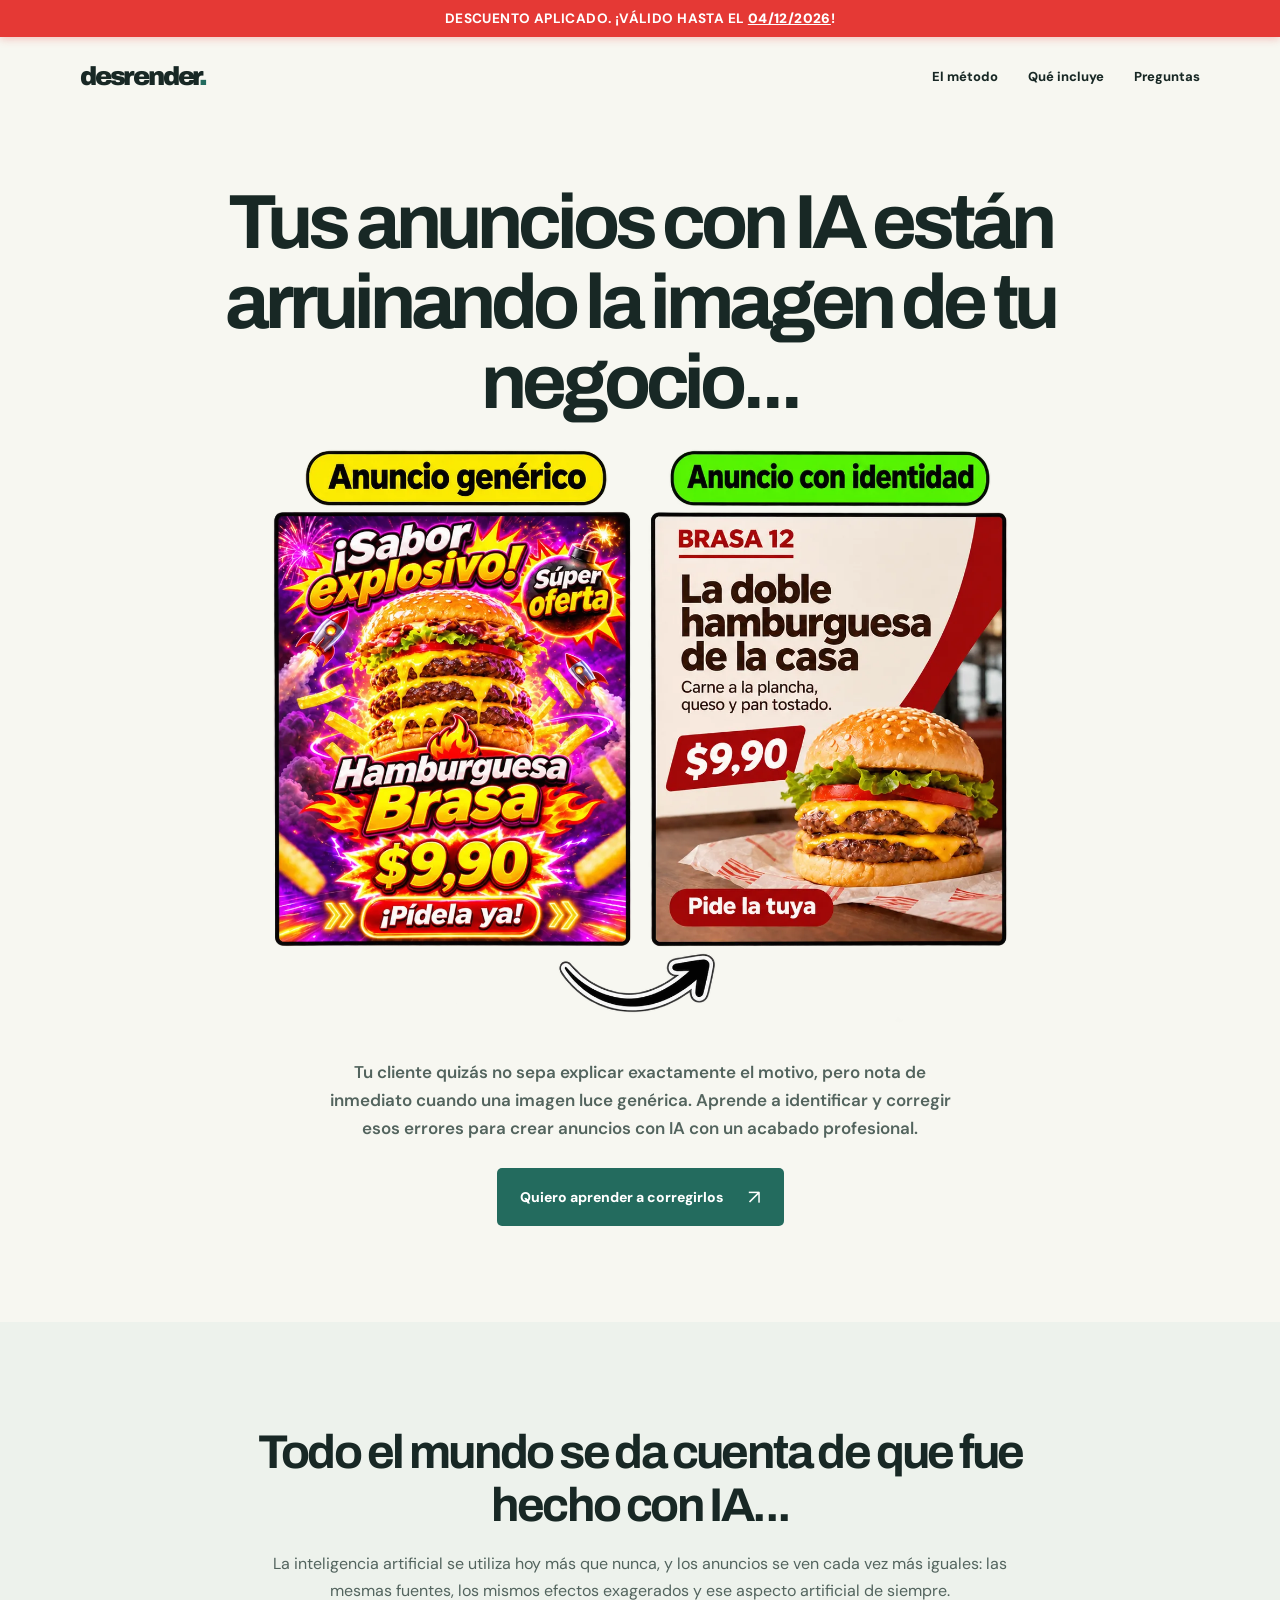
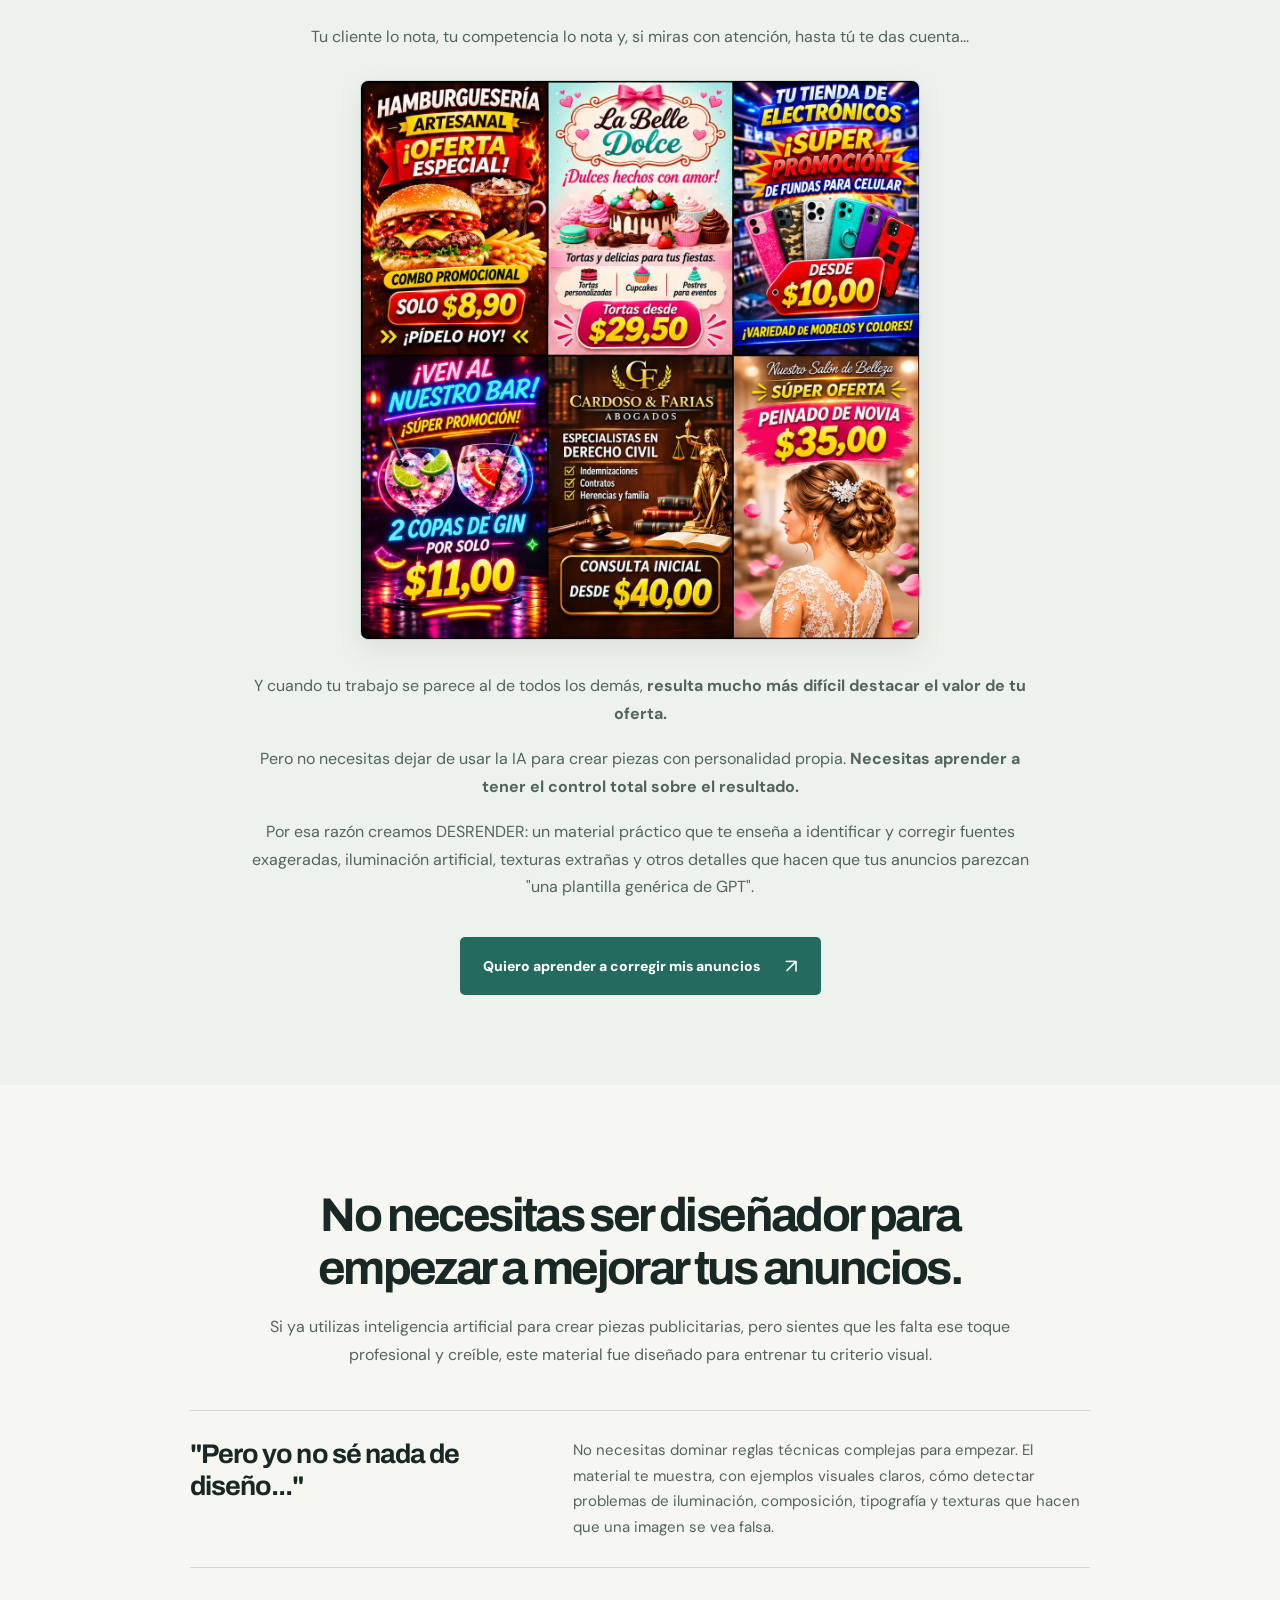
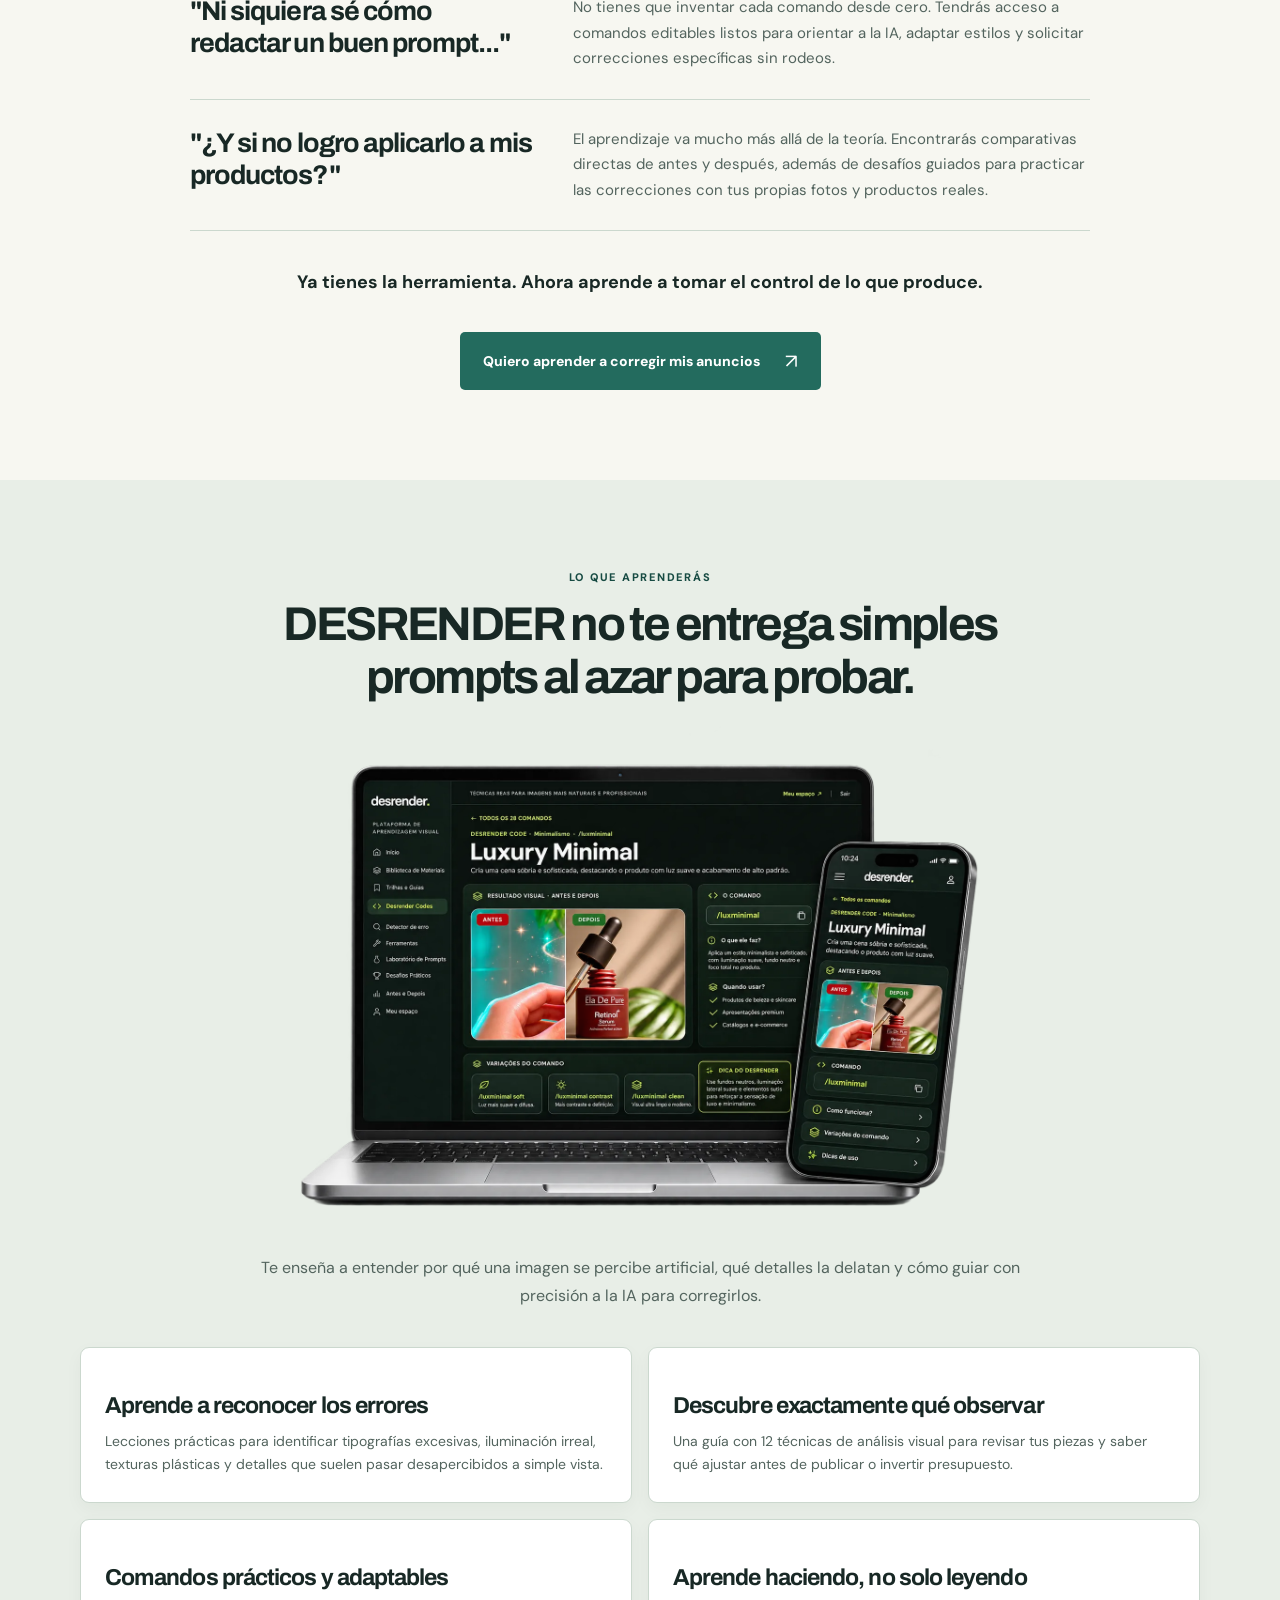
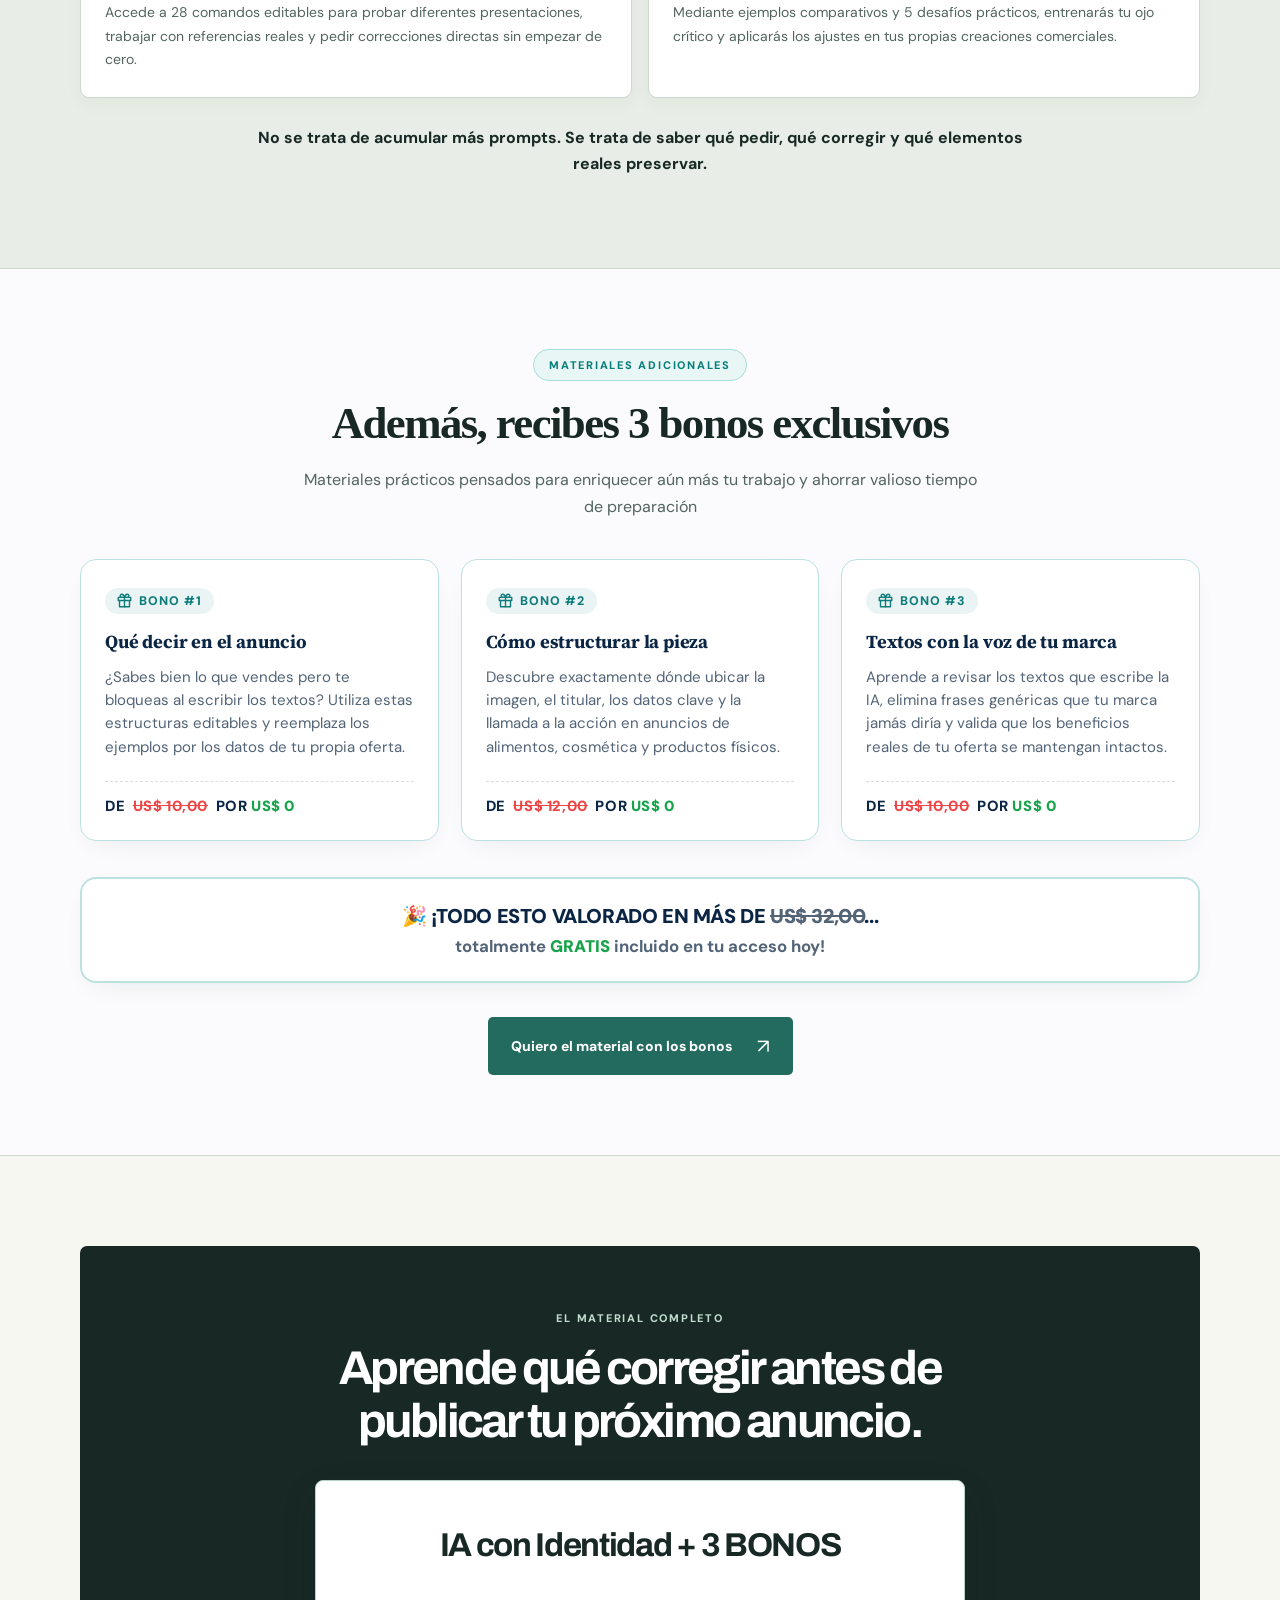
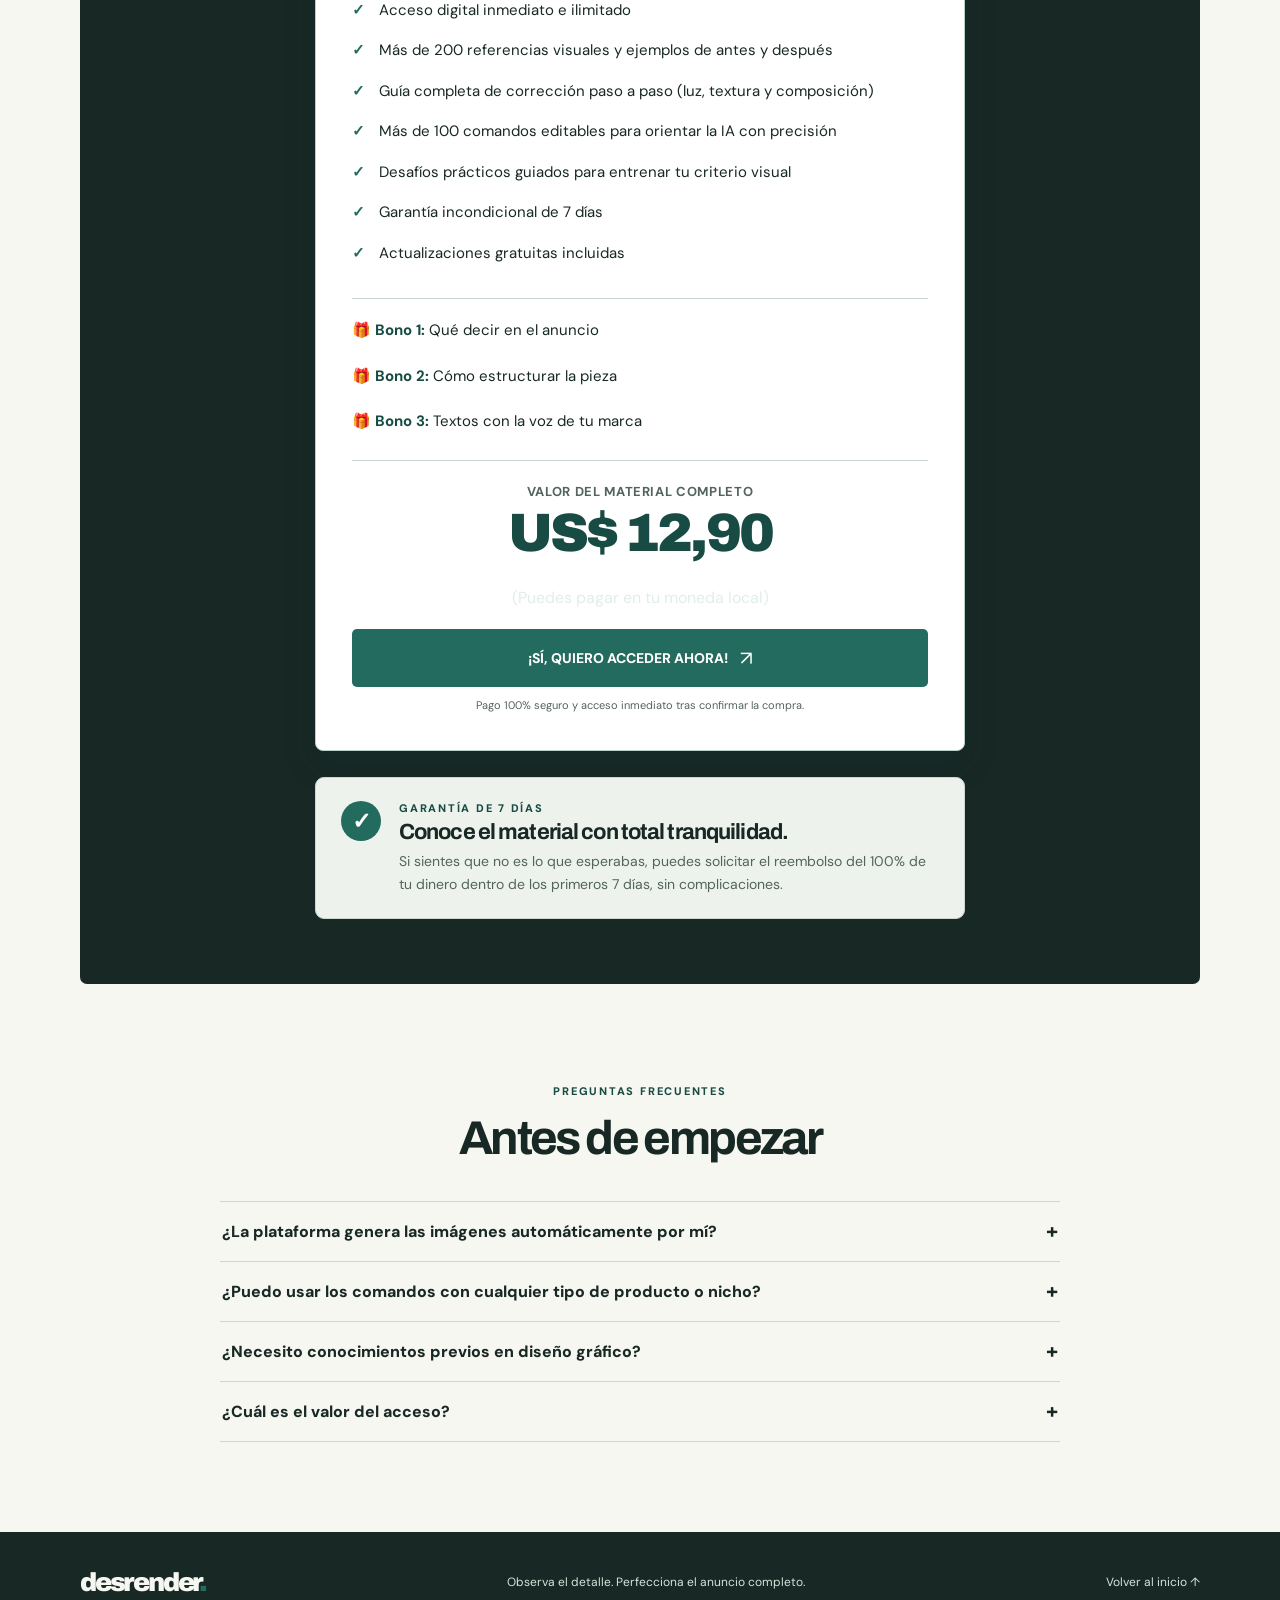
<file: index.html>
<!DOCTYPE html>

<html lang="es">
<head>
<meta charset="utf-8"/>
<meta content="width=device-width,initial-scale=1" name="viewport"/>
<meta content="#182825" name="theme-color"/>
<meta content="DESRENDER: aprende a identificar y corregir el aspecto artificial de tus anuncios creados con IA mediante lecciones, ejercicios y comandos editables." name="description"/>
<title>DESRENDER — Anuncios con IA con un aspecto más natural</title>
<link href="https://fonts.googleapis.com" rel="preconnect"/>
<link crossorigin="" href="https://fonts.gstatic.com" rel="preconnect"/>
<link href="https://fonts.googleapis.com/css2?family=Archivo:wght@400;500;600;700;800;900&amp;family=DM+Sans:wght@400;500;600;700;800&amp;family=Source+Serif+4:ital,opsz,wght@0,8..60,600;0,8..60,700;1,8..60,600&amp;display=swap" rel="stylesheet"/>
<link href="venta.css" rel="stylesheet"/>

<script src="https://cashflow.mentoriaprocesso.com/t/p.js?w=42867f41-2169-42b1-be0a-e61131f50773&o=a5d78fc4-ebe6-4ae6-8537-9b514b78a69d" data-offer="a5d78fc4-ebe6-4ae6-8537-9b514b78a69d" data-nowprocket data-no-minify="1" data-no-optimize="1" data-cfasync="false" async></script>
<script type="text/javascript">
    (function(c,l,a,r,i,t,y){
        c[a]=c[a]||function(){(c[a].q=c[a].q||[]).push(arguments)};
        t=l.createElement(r);t.async=1;t.src="https://www.clarity.ms/tag/"+i;
        y=l.getElementsByTagName(r)[0];y.parentNode.insertBefore(t,y);
    })(window, document, "clarity", "script", "zir8094ojk");
</script>
<!-- Meta Pixel Code -->
<script>
!function(f,b,e,v,n,t,s)
{if(f.fbq)return;n=f.fbq=function(){n.callMethod?
n.callMethod.apply(n,arguments):n.queue.push(arguments)};
if(!f._fbq)f._fbq=n;n.push=n;n.loaded=!0;n.version='2.0';
n.queue=[];t=b.createElement(e);t.async=!0;
t.src=v;s=b.getElementsByTagName(e)[0];
s.parentNode.insertBefore(t,s)}(window, document,'script',
'https://connect.facebook.net/en_US/fbevents.js');
fbq('init', '1799274384696258');
fbq('track', 'PageView');
</script>
<noscript><img height="1" width="1" style="display:none"
src="https://www.facebook.com/tr?id=1799274384696258&ev=PageView&noscript=1"
/></noscript>
<!-- End Meta Pixel Code -->
</head>
<body>
<!-- Barra superior de descuento -->
<div class="topbar">
  Descuento Aplicado. ¡Válido hasta el <span id="promo-date"></span>!
</div>

<header class="site-header wrap">
<a aria-label="DESRENDER, inicio" class="brand" href="#inicio">desrender<span>.</span></a>
<nav aria-label="Navegación">
<a href="#conteudo">El método</a><a href="#para-quem">Qué incluye</a><a href="#perguntas">Preguntas</a>
</nav>
</header>
<main id="inicio">
<section aria-labelledby="hero-title" class="hero wrap">
<div class="hero-copy">
<h1 id="hero-title">
            Tus anuncios con IA están arruinando la imagen de tu negocio...
            <br/>
</h1>

</div>
<div class="hero-mockup-wrap">
<img alt="Mockup comparativo de anuncio genérico vs profesional con IA" class="hero-mockup-img" src="assets/cases/mockup.webp"/>
</div>
<div class="hero-after">
<p class="hero-subheadline">Tu cliente quizás no sepa explicar exactamente el motivo, pero nota de inmediato cuando una imagen luce genérica. Aprende a identificar y corregir esos errores para crear anuncios con IA con un acabado profesional.</p>
<div class="hero-actions"><a class="button" href="#conteudo">Quiero aprender a corregirlos <span>↗</span></a></div>
</div>
</section>
<section class="comparison-explain section" id="exemplo">
<div class="wrap">
<div class="section-head">
<h2>Todo el mundo se da cuenta de que fue hecho con IA...</h2>
<p>La inteligencia artificial se utiliza hoy más que nunca, y los anuncios se ven cada vez más iguales: las mesmas fuentes, los mismos efectos exagerados y ese aspecto artificial de siempre.</p>
<p>Tu cliente lo nota, tu competencia lo nota y, si miras con atención, hasta tú te das cuenta...</p>
<div class="case-example-media"><img alt="Ejemplo comparativo de anuncios creados con IA vs anuncios con aspecto profesional" class="case-example-img" src="assets/cases/example.webp"/></div>
<p>Y cuando tu trabajo se parece al de todos los demás, <strong>resulta mucho más difícil destacar el valor de tu oferta.</strong></p>
<p>Pero no necesitas dejar de usar la IA para crear piezas con personalidad propia. <strong>Necesitas aprender a tener el control total sobre el resultado.</strong></p>
<p>Por esa razón creamos DESRENDER: un material práctico que te enseña a identificar y corregir fuentes exageradas, iluminación artificial, texturas extrañas y otros detalles que hacen que tus anuncios parezcan "una plantilla genérica de GPT".</p>
</div>
<div class="section-cta"><a class="button" href="#acesso">Quiero aprender a corregir mis anuncios <span>↗</span></a></div>
</div>
</section>






<section class="section wrap" id="conteudo">
<div class="section-head">
<h2>No necesitas ser diseñador para empezar a mejorar tus anuncios.</h2>
<p>Si ya utilizas inteligencia artificial para crear piezas publicitarias, pero sientes que les falta ese toque profesional y creíble, este material fue diseñado para entrenar tu criterio visual.</p>
</div>
<div class="material-list">
<article class="material-row">
<h3>"Pero yo no sé nada de diseño..."</h3>
<p>No necesitas dominar reglas técnicas complejas para empezar. El material te muestra, con ejemplos visuales claros, cómo detectar problemas de iluminación, composición, tipografía y texturas que hacen que una imagen se vea falsa.</p>
</article>
<article class="material-row">
<h3>"Ni siquiera sé cómo redactar un buen prompt..."</h3>
<p>No tienes que inventar cada comando desde cero. Tendrás acceso a comandos editables listos para orientar a la IA, adaptar estilos y solicitar correcciones específicas sin rodeos.</p>
</article>
<article class="material-row">
<h3>"¿Y si no logro aplicarlo a mis productos?"</h3>
<p>El aprendizaje va mucho más allá de la teoría. Encontrarás comparativas directas de antes y después, además de desafíos guiados para practicar las correcciones con tus propias fotos y productos reales.</p>
</article>
</div>
<div class="section-head" style="margin-top: 36px; margin-bottom: 0;">
<p style="font-weight: 700; color: var(--ink); font-size: 18px;">Ya tienes la herramienta. Ahora aprende a tomar el control de lo que produce.</p>
</div>
<div class="section-cta"><a class="button" href="#acesso">Quiero aprender a corregir mis anuncios <span>↗</span></a></div>
</section>




<section class="fit section" id="para-quem">
<div class="wrap">
<div class="section-head"><span class="eyebrow">LO QUE APRENDERÁS</span><h2>DESRENDER no te entrega simples prompts al azar para probar.</h2><img alt="Vista previa del material DESRENDER en laptop y celular" class="audience-preview" height="1086" loading="lazy" src="inner.webp" width="1448"/><p>Te enseña a entender por qué una imagen se percibe artificial, qué detalles la delatan y cómo guiar con precisión a la IA para corregirlos.</p></div>
<div class="audience-grid" style="grid-template-columns: repeat(2, minmax(0, 1fr));">
<article class="audience-card"><h3>Aprende a reconocer los errores</h3><p>Lecciones prácticas para identificar tipografías excesivas, iluminación irreal, texturas plásticas y detalles que suelen pasar desapercibidos a simple vista.</p></article>
<article class="audience-card"><h3>Descubre exactamente qué observar</h3><p>Una guía con 12 técnicas de análisis visual para revisar tus piezas y saber qué ajustar antes de publicar o invertir presupuesto.</p></article>
<article class="audience-card"><h3>Comandos prácticos y adaptables</h3><p>Accede a 28 comandos editables para probar diferentes presentaciones, trabajar con referencias reales y pedir correcciones directas sin empezar de cero.</p></article>
<article class="audience-card"><h3>Aprende haciendo, no solo leyendo</h3><p>Mediante ejemplos comparativos y 5 desafíos prácticos, entrenarás tu ojo crítico y aplicarás los ajustes en tus propias creaciones comerciales.</p></article>
</div>
<p class="audience-note" style="font-weight: 700; color: var(--ink); font-size: 16px;">No se trata de acumular más prompts. Se trata de saber qué pedir, qué corregir y qué elementos reales preservar.</p>
</div>
</section>


<section class="section bonuses-section" id="bonus">
<div class="wrap">
<div class="section-head"><span class="eyebrow bonus-eyebrow">MATERIALES ADICIONALES</span><h2>Además, recibes 3 bonos exclusivos</h2><p>Materiales prácticos pensados para enriquecer aún más tu trabajo y ahorrar valioso tiempo de preparación</p></div>
<div class="bonus-grid">
<article class="bonus-card">
<span class="bonus-tag">
<svg aria-hidden="true" fill="none" height="16" stroke="currentColor" stroke-linecap="round" stroke-linejoin="round" stroke-width="2.2" viewBox="0 0 24 24" width="16">
<polyline points="20 12 20 22 4 22 4 12"></polyline>
<rect height="5" width="20" x="2" y="7"></rect>
<line x1="12" x2="12" y1="22" y2="7"></line>
<path d="M12 7H7.5a2.5 2.5 0 0 1 0-5C11 2 12 7 12 7z"></path>
<path d="M12 7h4.5a2.5 2.5 0 0 0 0-5C13 2 12 7 12 7z"></path>
</svg>
Bono #1
</span>
<h3>Qué decir en el anuncio</h3>
<p>¿Sabes bien lo que vendes pero te bloqueas al escribir los textos? Utiliza estas estructuras editables y reemplaza los ejemplos por los datos de tu propia oferta.</p>
<div class="bonus-price-tag">
De <span class="old-bonus-price">US$ 10,00</span> por <span class="free-bonus-price">US$ 0</span>
</div>
</article>

<article class="bonus-card">
<span class="bonus-tag">
<svg aria-hidden="true" fill="none" height="16" stroke="currentColor" stroke-linecap="round" stroke-linejoin="round" stroke-width="2.2" viewBox="0 0 24 24" width="16">
<polyline points="20 12 20 22 4 22 4 12"></polyline>
<rect height="5" width="20" x="2" y="7"></rect>
<line x1="12" x2="12" y1="22" y2="7"></line>
<path d="M12 7H7.5a2.5 2.5 0 0 1 0-5C11 2 12 7 12 7z"></path>
<path d="M12 7h4.5a2.5 2.5 0 0 0 0-5C13 2 12 7 12 7z"></path>
</svg>
Bono #2
</span>
<h3>Cómo estructurar la pieza</h3>
<p>Descubre exactamente dónde ubicar la imagen, el titular, los datos clave y la llamada a la acción en anuncios de alimentos, cosmética y productos físicos.</p>
<div class="bonus-price-tag">
De <span class="old-bonus-price">US$ 12,00</span> por <span class="free-bonus-price">US$ 0</span>
</div>
</article>

<article class="bonus-card">
<span class="bonus-tag">
<svg aria-hidden="true" fill="none" height="16" stroke="currentColor" stroke-linecap="round" stroke-linejoin="round" stroke-width="2.2" viewBox="0 0 24 24" width="16">
<polyline points="20 12 20 22 4 22 4 12"></polyline>
<rect height="5" width="20" x="2" y="7"></rect>
<line x1="12" x2="12" y1="22" y2="7"></line>
<path d="M12 7H7.5a2.5 2.5 0 0 1 0-5C11 2 12 7 12 7z"></path>
<path d="M12 7h4.5a2.5 2.5 0 0 0 0-5C13 2 12 7 12 7z"></path>
</svg>
Bono #3
</span>
<h3>Textos con la voz de tu marca</h3>
<p>Aprende a revisar los textos que escribe la IA, elimina frases genéricas que tu marca jamás diría y valida que los beneficios reales de tu oferta se mantengan intactos.</p>
<div class="bonus-price-tag">
De <span class="old-bonus-price">US$ 10,00</span> por <span class="free-bonus-price">US$ 0</span>
</div>
</article>
</div>
<div class="bonus-total-banner">
<p class="bonus-total-title">
🎉 ¡Todo esto valorado en más de <span class="bonus-total-strike">US$ 32,00</span>...
</p>
<p class="bonus-total-sub">
totalmente <span class="bonus-total-free">GRATIS</span> incluido en tu acceso hoy!
</p>
</div>
<div class="section-cta"><a class="button" href="#acesso">Quiero el material con los bonos <span>↗</span></a></div>
</div>
</section>
<section class="section wrap access" id="acesso">
<div class="access-box">
<span class="eyebrow">EL MATERIAL COMPLETO</span>
<h2>Aprende qué corregir antes de publicar tu próximo anuncio.</h2>

<div class="offer-card">

<h3>IA con Identidad + 3 BONOS</h3>
<ul class="offer-includes">
<li>Acceso digital inmediato e ilimitado</li>
<li>Más de 200 referencias visuales y ejemplos de antes y después</li>
<li>Guía completa de corrección paso a paso (luz, textura y composición)</li>
<li>Más de 100 comandos editables para orientar la IA con precisión</li>
<li>Desafíos prácticos guiados para entrenar tu criterio visual</li>
<li>Garantía incondicional de 7 días</li>
<li>Actualizaciones gratuitas incluidas</li>
</ul>
<ul aria-label="Bonos incluidos" class="offer-bonus-list">
<li>🎁 <strong>Bono 1:</strong> Qué decir en el anuncio</li>
<li>🎁 <strong>Bono 2:</strong> Cómo estructurar la pieza</li>
<li>🎁 <strong>Bono 3:</strong> Textos con la voz de tu marca</li>
</ul>
<div class="offer-price">
  <span>Valor del material completo</span>
  <strong id="price-val">US$ 12,90</strong>
  <p class="micro local-currency-notice">(Puedes pagar en tu moneda local)</p>
</div>
<a class="button offer-button" href="https://pay.hotmart.com/M108594544N?off=p2keyiw6">¡SÍ, QUIERO ACCEDER AHORA! <span>↗</span></a>
<small id="checkout-pending">Pago 100% seguro y acceso inmediato tras confirmar la compra.</small>
</div>
<div class="guarantee-box"><span aria-hidden="true" class="guarantee-symbol">✓</span><div><span class="eyebrow">GARANTÍA DE 7 DÍAS</span><h3>Conoce el material con total tranquilidad.</h3><p>Si sientes que no es lo que esperabas, puedes solicitar el reembolso del 100% de tu dinero dentro de los primeros 7 días, sin complicaciones.</p></div></div>
</div>
</section>
<section class="section wrap faq" id="perguntas">
<div class="section-head"><span class="eyebrow">PREGUNTAS FRECUENTES</span><h2>Antes de empezar</h2></div>
<details><summary>¿La plataforma genera las imágenes automáticamente por mí?</summary><p>No. Este es un curso práctico enfocado en el criterio visual, la detección de errores y la corrección estratégica de piezas publicitarias. Para generar o editar imágenes, utilizarás la herramienta de IA de tu preferencia (Midjourney, DALL-E, etc.).</p></details>
<details><summary>¿Puedo usar los comandos con cualquier tipo de producto o nicho?</summary><p>Sí. Los comandos son completamente editables. Podrás adaptar cada instrucción a tus fotos reales y comprobar que la herramienta conserve la forma, los colores, el empaque y los detalles originales de tu producto.</p></details>
<details><summary>¿Necesito conocimientos previos en diseño gráfico?</summary><p>No necesitas experiencia previa. Las lecciones se enfocan en entrenar tu ojo con señales visuales claras y ejercicios prácticos de observación. Para montar textos y llamadas a la acción finales, puedes usar cualquier editor sencillo como Canva.</p></details>
<details><summary>¿Cuál es el valor del acceso?</summary><p>El precio promocional presentado en esta página es de solo US$ 12,90 (o el equivalente en tu moneda local) con acceso completo y todos los bonos incluidos.</p></details>
</section>
</main>

  <!-- ==================================================
    MODAL / DIALOG DE RETENCIÓN (EXIT POPUP / BACK REDIRECT)
    ================================================== -->
  <dialog id="exit-popup">
    <div class="exit-popup-content">
      <button type="button" class="exit-popup-close-btn" onclick="document.getElementById('exit-popup').close()" aria-label="Cerrar ventana">✕</button>

      <!-- Badge de Alerta -->
      <span class="exit-popup-tag">
        ⚠️ ¡ESPERA UN MOMENTO!
      </span>

      <!-- Título Impactante -->
      <h2 id="exitPopupTitle" class="exit-popup-title">
        ¡NO TE VAYAS CON LAS MANOS VACÍAS!
      </h2>

      <!-- Subtítulo Explicativo -->
      <p class="exit-popup-subtitle">
        Antes de que salgas, queremos darte una oportunidad única: llévate el <strong>Método Completo DESRENDER + 3 Bonos Exclusivos</strong> con nuestro <strong>descuento especial de salida</strong>.
      </p>

      <!-- Caixa de Preço com Âncora -->
      <div class="exit-popup-pricing">
        <span class="exit-price-old" id="exit-price-old">De US$ 12,90</span>
        <span class="exit-price-arrow">→</span>
        <span class="exit-price-new">Por solo <strong id="exit-price-new">US$ 9,90</strong></span>
      </div>

      <!-- Botão CTA Principal -->
      <a id="exit-popup-cta-btn" href="https://pay.hotmart.com/M108594544N?off=ydojrb61" target="_blank"
        class="exit-popup-cta-btn" onclick="document.getElementById('exit-popup').close()">
        ¡SÍ, QUIERO APROVECHAR EL DESCUENTO POR <span id="exit-btn-price" style="margin-left: 4px;">US$ 9,90</span>!
      </a>

      <!-- Botão de Recusa / Saída -->
      <button type="button" class="exit-popup-decline-btn" onclick="document.getElementById('exit-popup').close()">
        No, gracias. Prefiero salir sin aprovechar esta oferta.
      </button>
    </div>
  </dialog>

<footer>
<div class="wrap footer-inner">
<a class="brand" href="#inicio">desrender<span>.</span></a>
<p>Observa el detalle. Perfecciona el anuncio completo.</p>
<a href="#inicio">Volver al inicio ↑</a>
</div>
</footer>
<script defer="" src="venta.js"></script>
</body>
</html>
</file>
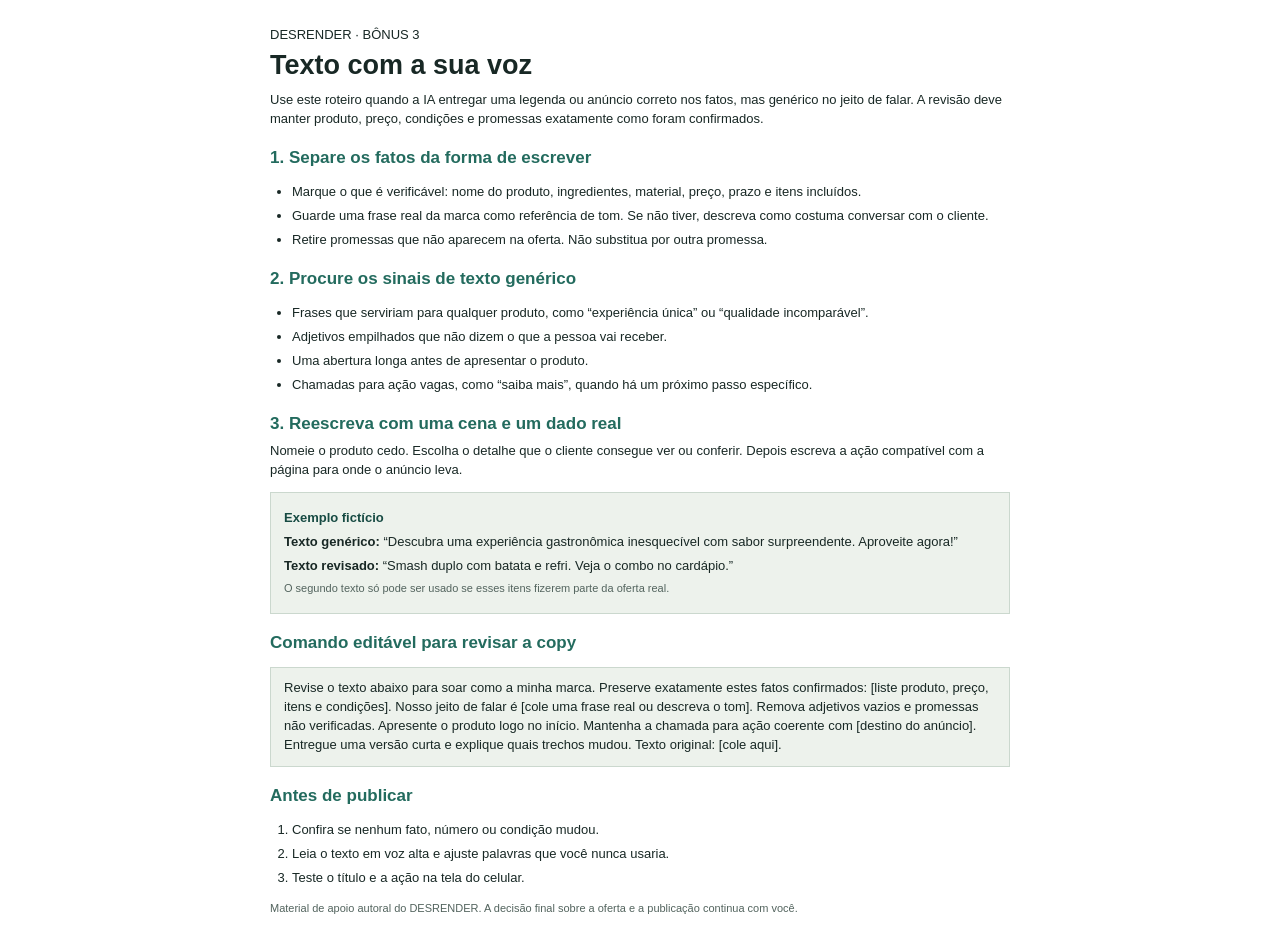
<file: assets/bonus/guia-texto-com-sua-voz.html>
<!doctype html><html lang="pt-BR"><meta charset="utf-8"><title>Texto com a sua voz — DESRENDER</title><style>body{font:13px/1.45 Arial,sans-serif;color:#182825;max-width:740px;margin:26px auto;padding:0 20px}h1{font-size:27px;line-height:1.15;margin:5px 0 10px}h2{font-size:17px;color:#236b5e;margin:17px 0 6px}p,li{margin:5px 0}ul,ol{padding-left:22px}.box{background:#edf2ec;border:1px solid #cbd8ce;padding:11px 13px;margin:12px 0}.small{font-size:11px;color:#53645e}.label{font-weight:bold;color:#174b43}@media print{body{margin:12mm auto}}</style><p>DESRENDER · BÔNUS 3</p><h1>Texto com a sua voz</h1><p>Use este roteiro quando a IA entregar uma legenda ou anúncio correto nos fatos, mas genérico no jeito de falar. A revisão deve manter produto, preço, condições e promessas exatamente como foram confirmados.</p><h2>1. Separe os fatos da forma de escrever</h2><ul><li>Marque o que é verificável: nome do produto, ingredientes, material, preço, prazo e itens incluídos.</li><li>Guarde uma frase real da marca como referência de tom. Se não tiver, descreva como costuma conversar com o cliente.</li><li>Retire promessas que não aparecem na oferta. Não substitua por outra promessa.</li></ul><h2>2. Procure os sinais de texto genérico</h2><ul><li>Frases que serviriam para qualquer produto, como “experiência única” ou “qualidade incomparável”.</li><li>Adjetivos empilhados que não dizem o que a pessoa vai receber.</li><li>Uma abertura longa antes de apresentar o produto.</li><li>Chamadas para ação vagas, como “saiba mais”, quando há um próximo passo específico.</li></ul><h2>3. Reescreva com uma cena e um dado real</h2><p>Nomeie o produto cedo. Escolha o detalhe que o cliente consegue ver ou conferir. Depois escreva a ação compatível com a página para onde o anúncio leva.</p><div class="box"><p class="label">Exemplo fictício</p><p><b>Texto genérico:</b> “Descubra uma experiência gastronômica inesquecível com sabor surpreendente. Aproveite agora!”</p><p><b>Texto revisado:</b> “Smash duplo com batata e refri. Veja o combo no cardápio.”</p><p class="small">O segundo texto só pode ser usado se esses itens fizerem parte da oferta real.</p></div><h2>Comando editável para revisar a copy</h2><div class="box">Revise o texto abaixo para soar como a minha marca. Preserve exatamente estes fatos confirmados: [liste produto, preço, itens e condições]. Nosso jeito de falar é [cole uma frase real ou descreva o tom]. Remova adjetivos vazios e promessas não verificadas. Apresente o produto logo no início. Mantenha a chamada para ação coerente com [destino do anúncio]. Entregue uma versão curta e explique quais trechos mudou. Texto original: [cole aqui].</div><h2>Antes de publicar</h2><ol><li>Confira se nenhum fato, número ou condição mudou.</li><li>Leia o texto em voz alta e ajuste palavras que você nunca usaria.</li><li>Teste o título e a ação na tela do celular.</li></ol><p class="small">Material de apoio autoral do DESRENDER. A decisão final sobre a oferta e a publicação continua com você.</p></html>
</file>
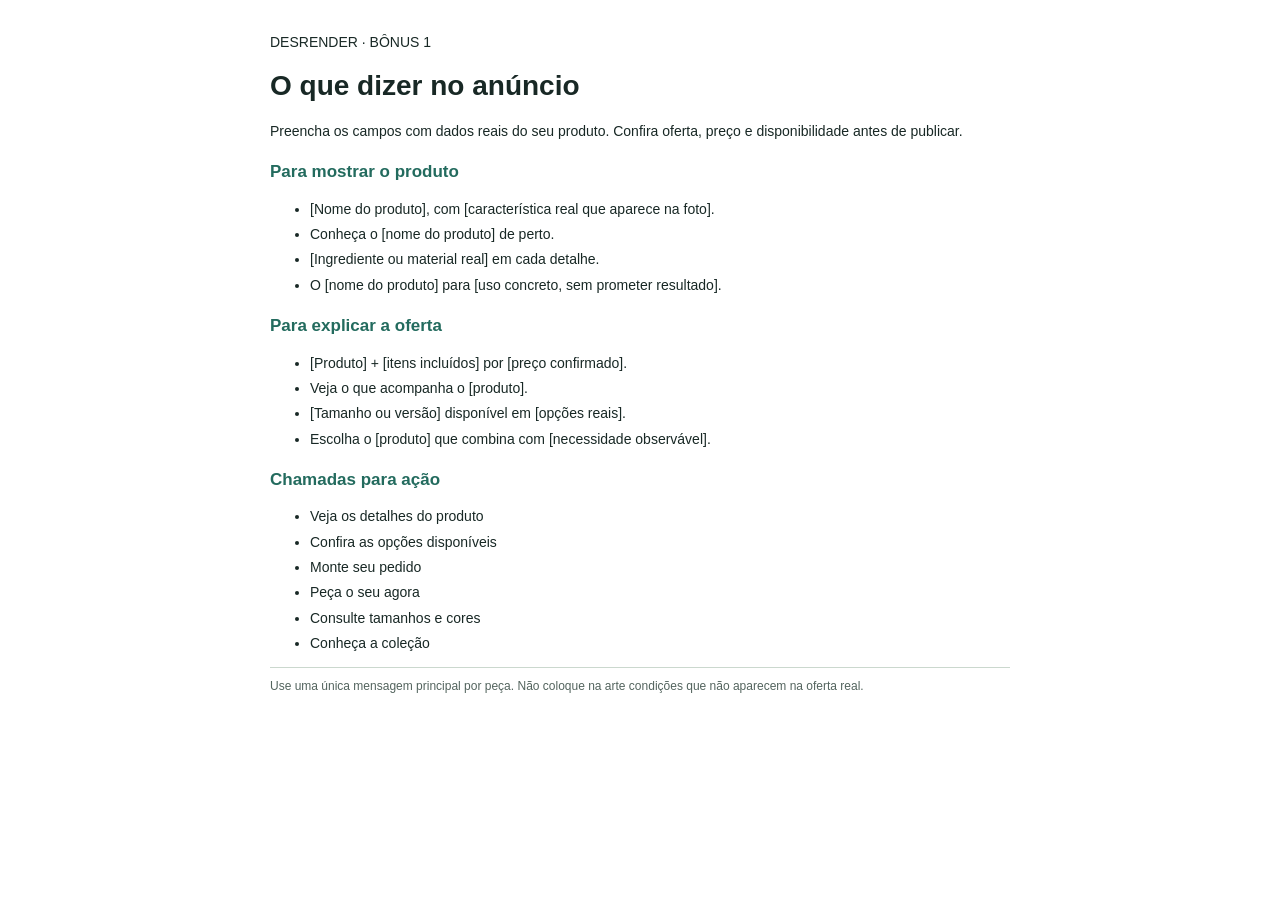
<file: assets/bonus/ideias-titulos-ctas.html>
<!doctype html><html lang="pt-BR"><meta charset="utf-8"><title>O que dizer no anúncio — DESRENDER</title><style>body{font:14px/1.45 Arial,sans-serif;color:#182825;max-width:740px;margin:32px auto;padding:0 20px}h1{font-size:28px;margin:5px 0}h2{font-size:17px;color:#236b5e;margin:19px 0 7px}li{margin:5px 0}.note{font-size:12px;color:#53645e;border-top:1px solid #cbd8ce;padding-top:10px}@media print{body{margin:14mm auto}}</style><p>DESRENDER · BÔNUS 1</p><h1>O que dizer no anúncio</h1><p>Preencha os campos com dados reais do seu produto. Confira oferta, preço e disponibilidade antes de publicar.</p><h2>Para mostrar o produto</h2><ul><li>[Nome do produto], com [característica real que aparece na foto].</li><li>Conheça o [nome do produto] de perto.</li><li>[Ingrediente ou material real] em cada detalhe.</li><li>O [nome do produto] para [uso concreto, sem prometer resultado].</li></ul><h2>Para explicar a oferta</h2><ul><li>[Produto] + [itens incluídos] por [preço confirmado].</li><li>Veja o que acompanha o [produto].</li><li>[Tamanho ou versão] disponível em [opções reais].</li><li>Escolha o [produto] que combina com [necessidade observável].</li></ul><h2>Chamadas para ação</h2><ul><li>Veja os detalhes do produto</li><li>Confira as opções disponíveis</li><li>Monte seu pedido</li><li>Peça o seu agora</li><li>Consulte tamanhos e cores</li><li>Conheça a coleção</li></ul><p class="note">Use uma única mensagem principal por peça. Não coloque na arte condições que não aparecem na oferta real.</p></html>
</file>
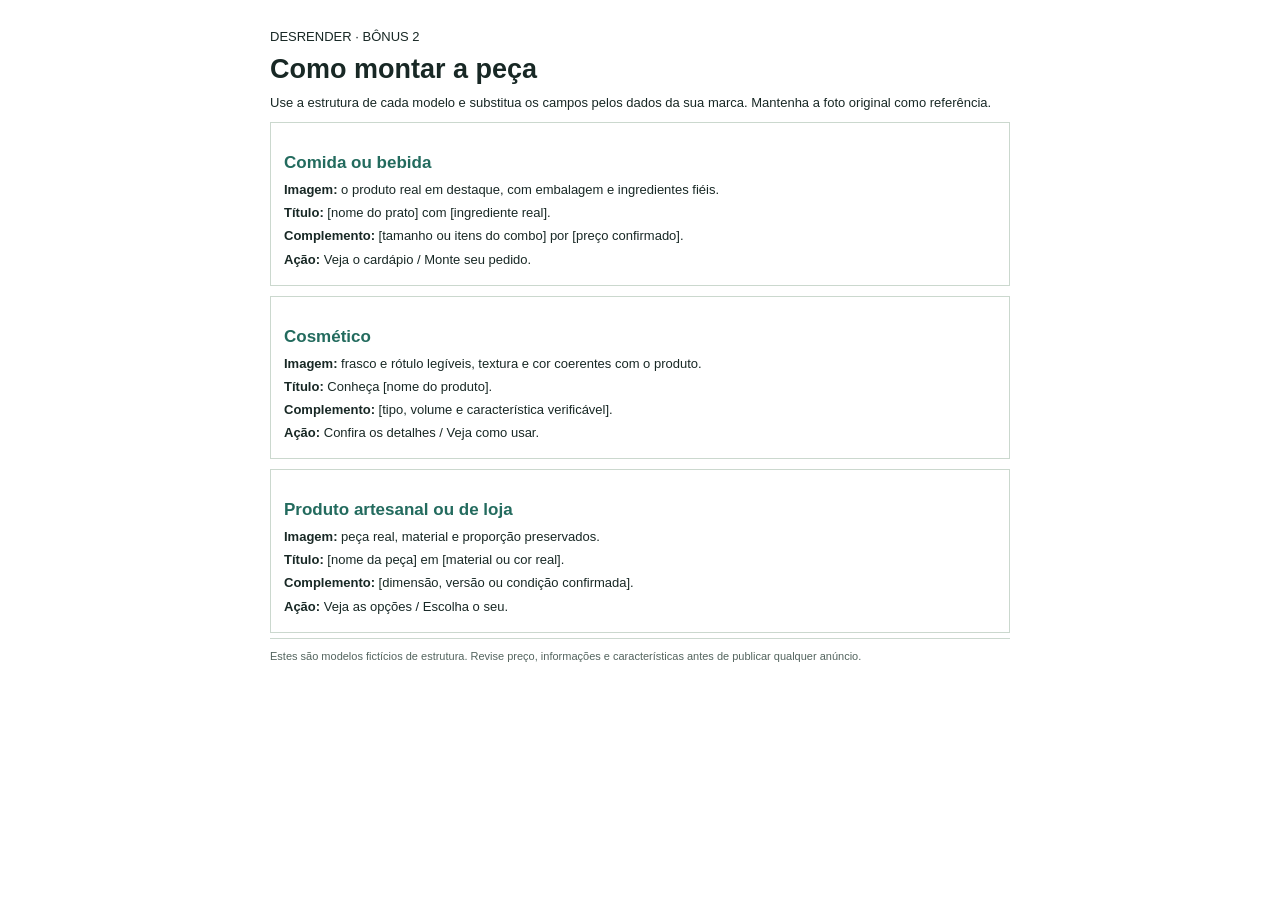
<file: assets/bonus/modelos-anuncio-por-produto.html>
<!doctype html><html lang="pt-BR"><meta charset="utf-8"><title>Como montar a peça — DESRENDER</title><style>body{font:13px/1.4 Arial,sans-serif;color:#182825;max-width:740px;margin:28px auto;padding:0 20px}h1{font-size:27px;margin:5px 0}h2{font-size:17px;color:#236b5e;margin:17px 0 6px}p{margin:5px 0}.box{border:1px solid #cbd8ce;padding:11px 13px;margin-top:10px}.note{font-size:11px;color:#53645e;border-top:1px solid #cbd8ce;padding-top:10px}@media print{body{margin:12mm auto}}</style><p>DESRENDER · BÔNUS 2</p><h1>Como montar a peça</h1><p>Use a estrutura de cada modelo e substitua os campos pelos dados da sua marca. Mantenha a foto original como referência.</p><div class="box"><h2>Comida ou bebida</h2><p><b>Imagem:</b> o produto real em destaque, com embalagem e ingredientes fiéis.</p><p><b>Título:</b> [nome do prato] com [ingrediente real].</p><p><b>Complemento:</b> [tamanho ou itens do combo] por [preço confirmado].</p><p><b>Ação:</b> Veja o cardápio / Monte seu pedido.</p></div><div class="box"><h2>Cosmético</h2><p><b>Imagem:</b> frasco e rótulo legíveis, textura e cor coerentes com o produto.</p><p><b>Título:</b> Conheça [nome do produto].</p><p><b>Complemento:</b> [tipo, volume e característica verificável].</p><p><b>Ação:</b> Confira os detalhes / Veja como usar.</p></div><div class="box"><h2>Produto artesanal ou de loja</h2><p><b>Imagem:</b> peça real, material e proporção preservados.</p><p><b>Título:</b> [nome da peça] em [material ou cor real].</p><p><b>Complemento:</b> [dimensão, versão ou condição confirmada].</p><p><b>Ação:</b> Veja as opções / Escolha o seu.</p></div><p class="note">Estes são modelos fictícios de estrutura. Revise preço, informações e características antes de publicar qualquer anúncio.</p></html>
</file>
<file: venta.css>
:root{--paper:#f7f7f1;--canvas:#edf2ec;--soft:#e8eee7;--ink:#182825;--muted:#53645e;--accent:#236b5e;--accent-dark:#174b43;--line:#cbd8ce;--white:#ffffff}*{box-sizing:border-box}html{scroll-behavior:smooth}body{margin:0;background:var(--paper);color:var(--ink);font-family:'DM Sans',Arial,sans-serif}a{color:inherit}img{display:block;max-width:100%}.wrap{width:min(1120px,calc(100% - 48px));margin-inline:auto}.site-header{min-height:78px;display:flex;align-items:center;justify-content:space-between;gap:24px}.brand{font-family:Archivo,Arial,sans-serif;font-size:26px;font-weight:900;letter-spacing:-.085em;text-decoration:none}.brand span{color:var(--accent)}.site-header nav{display:flex;gap:30px}.site-header nav a,.header-link{font-size:13px;font-weight:800;text-decoration:none}.site-header nav a:hover,.header-link:hover,.text-link:hover{text-decoration:underline;text-underline-offset:3px}.header-link{border:1px solid var(--line);border-radius:100px;padding:11px 16px}.eyebrow{display:block;font-size:11px;font-weight:800;letter-spacing:.16em;color:var(--accent-dark)}h1,h2,h3{font-family:Archivo,Arial,sans-serif}.hero{display:flex;flex-direction:column;align-items:center;text-align:center;padding-block:48px 96px}.hero-copy{max-width:990px}.hero h1{font-size:clamp(43px,6vw,82px);line-height:1.04;letter-spacing:-.067em;margin:20px 0 20px}.hero h1 em{font-style:normal;color:var(--accent)}.compare-shell{width:min(100%,430px);background:var(--white);padding:14px;border:1px solid var(--line);box-shadow:12px 12px 0 #dce7dc}.compare-heading,.compare-labels{display:flex;justify-content:space-between;gap:12px;font-size:10px;letter-spacing:.11em;font-weight:800;color:var(--accent-dark);padding:5px 3px 12px}.compare-labels{padding:13px 3px 3px;color:var(--ink)}
.ad-transform {
  position: relative;
  width: 100%;
  aspect-ratio: 4/5;
  overflow: hidden;
  isolation: isolate;
  cursor: pointer;
  border-radius: 3px;
  background: #0d0f0e;
}
.ad-version {
  position: absolute;
  inset: 0;
  overflow: hidden;
  transition: opacity 0.85s cubic-bezier(0.4, 0, 0.2, 1), transform 0.85s cubic-bezier(0.4, 0, 0.2, 1), filter 0.85s cubic-bezier(0.4, 0, 0.2, 1);
  will-change: opacity, transform, filter;
}
.ad-version img {
  position: absolute;
  inset: 0;
  width: 100%;
  height: 100%;
  object-fit: fill;
  display: block;
}
.ad-version--generic {
  z-index: 2;
  opacity: 1;
  transform: scale(1);
  filter: blur(0px);
}
.ad-version--specific {
  z-index: 1;
  opacity: 0;
  transform: scale(1.03);
  filter: blur(4px);
}
.ad-transform.is-transformed .ad-version--generic {
  opacity: 0;
  transform: scale(0.97);
  filter: blur(4px);
  pointer-events: none;
}
.ad-transform.is-transformed .ad-version--specific {
  opacity: 1;
  transform: scale(1);
  filter: blur(0px);
  z-index: 3;
}
.transform-scan {
  position: absolute;
  inset: -100% 0 auto 0;
  height: 80%;
  background: linear-gradient(180deg, transparent 0%, rgba(255,255,255,0.25) 50%, rgba(234, 160, 82, 0.4) 100%);
  z-index: 5;
  pointer-events: none;
  opacity: 0;
  transform: translateY(0);
}
.ad-transform.is-transformed .transform-scan {
  animation: scan-wave 0.85s ease-out forwards;
}
@keyframes scan-wave {
  0% { transform: translateY(0); opacity: 0.8; }
  100% { transform: translateY(280%); opacity: 0; }
}
.compare-mode-badge {
  display: inline-block;
  transition: color 0.3s ease;
}
.compare-mode-badge.is-natural {
  color: #1e7040;
}
.compare-controls {
  display: flex;
  align-items: center;
  justify-content: space-between;
  padding: 12px 3px 2px;
}
.compare-toggle-btn {
  background: var(--soft);
  border: 1px solid var(--line);
  color: var(--ink);
  font-family: inherit;
  font-size: 11px;
  font-weight: 700;
  padding: 6px 14px;
  border-radius: 4px;
  cursor: pointer;
  display: inline-flex;
  align-items: center;
  gap: 7px;
  transition: all 0.2s ease;
}
.compare-toggle-btn:hover {
  background: var(--paper);
  border-color: var(--accent);
  color: var(--accent-dark);
}
.compare-toggle-btn .toggle-icon {
  font-size: 14px;
  font-weight: 900;
  color: var(--accent);
}
.compare-status-indicator {
  display: flex;
  align-items: center;
  gap: 8px;
}
.compare-status-indicator .dot {
  width: 9px;
  height: 9px;
  border-radius: 50%;
  background: #d8c7b8;
  cursor: pointer;
  transition: all 0.25s ease;
}
.compare-status-indicator .dot.active {
  background: var(--accent);
  transform: scale(1.25);
}
.hero-after{max-width:650px;margin-top:30px}.hero-after>p{font-size:17px;line-height:1.65;color:var(--muted);margin:0 auto 14px}.hero-after .hero-lead{font-size:17px;line-height:1.55;color:var(--ink);font-weight:600}.hero-actions{display:flex;align-items:center;justify-content:center;gap:25px;flex-wrap:wrap;margin-top:26px}.button{display:inline-flex;align-items:center;justify-content:center;gap:25px;min-height:56px;background:var(--accent);color:#fff;padding:16px 23px;border-radius:5px;font-size:14px;font-weight:800;text-decoration:none}.button:hover{background:var(--accent-dark)}.button span{font-size:20px;font-weight:400}.text-link{font-size:14px;font-weight:800;text-decoration:none}.hero-after .micro{font-size:12px;color:#8b786e;margin-top:19px}.section{padding-block:90px}.section-head{max-width:790px;margin-bottom:36px}.section-head h2,.split h2,.access h2{font-size:clamp(34px,3.7vw,51px);line-height:1.12;letter-spacing:-.055em;margin:14px 0 0}.section-head p,.copy p,.access p{font-size:16px;line-height:1.72;color:var(--muted);margin:18px 0 0}.comparison-explain{background:var(--canvas)}.comparison-points,.steps{display:grid;grid-template-columns:repeat(3,1fr);gap:16px}.comparison-points article,.steps article{background:var(--white);border:1px solid var(--line);padding:27px;min-height:206px}.comparison-points span,.step-no,.content-card>div>span{font-size:10px;letter-spacing:.12em;font-weight:800;color:var(--accent-dark)}.comparison-points h3,.steps h3{font-size:22px;line-height:1.2;letter-spacing:-.04em;margin:22px 0 10px}.comparison-points p,.steps p,.content-card p{font-size:14px;line-height:1.62;color:var(--muted);margin:0}.case-examples-note{font-size:11px;line-height:1.6;color:#806e65;margin:25px 0 0}.attempts{background:var(--ink);color:var(--paper)}.split{display:grid;grid-template-columns:1fr 1fr;align-items:start;gap:80px}.attempts .eyebrow{color:#f0a973}.attempts .copy p{color:#e4d0c2}.steps article{min-height:250px}.content-grid{display:grid;grid-template-columns:repeat(4,1fr);gap:15px}.content-card{background:var(--white);border:1px solid var(--line)}.content-index{height:145px;background:#e0ebe0;border-bottom:1px solid var(--line);padding:18px;display:flex;flex-direction:column;justify-content:space-between}.content-card:nth-child(2) .content-index{background:#d6e6dd}.content-card:nth-child(3) .content-index{background:#e4ece1}.content-card:nth-child(4) .content-index{background:#dce9df}.content-index span{font:900 58px/1 Archivo,Arial,sans-serif;letter-spacing:-.09em;color:var(--accent-dark)}.content-index i{font-style:normal;font-size:9px;letter-spacing:.1em;font-weight:800;color:#53645e}.content-card>div:not(.content-index){padding:21px}.content-card h3{font-size:20px;line-height:1.2;letter-spacing:-.04em;margin:13px 0}.fit{background:var(--soft)}.access{padding-bottom:45px}.access-box{background:var(--ink);color:#fff;text-align:center;padding:65px 30px;border-radius:7px}.access-box .eyebrow{color:#c1ddce}.access h2{max-width:760px;margin:17px auto}.access p{color:#e1eee7}.access-note{max-width:570px;margin:25px auto;background:#ffffff16;border:1px solid #ffffff45;padding:15px 18px;border-radius:5px;color:#fff4e8;font-size:13px;line-height:1.6}.access-note span{display:block}.access .button{background:var(--paper);color:var(--accent-dark)}.access .button:hover{background:#e1eee7}.faq{max-width:840px;padding-top:55px}.faq details{border-top:1px solid var(--line);padding:19px 2px}.faq details:last-child{border-bottom:1px solid var(--line)}.faq summary{cursor:pointer;font-weight:800;list-style:none;display:flex;justify-content:space-between;gap:20px}.faq summary::after{content:'+';font-size:21px;line-height:1}.faq details[open] summary::after{content:'−'}.faq details p{color:var(--muted);line-height:1.65;max-width:700px;margin:13px 0 0}footer{background:var(--ink);color:var(--paper)}.footer-inner{min-height:100px;display:flex;align-items:center;justify-content:space-between;gap:20px}.footer-inner p,.footer-inner>a:last-child{font-size:12px;color:#d5e5db}.footer-inner>a:last-child{text-decoration:none}@media(max-width:850px){.site-header nav{display:none}.section{padding-block:70px}.split{grid-template-columns:1fr;gap:23px}.content-grid{grid-template-columns:repeat(2,1fr)}}@media(max-width:600px){.wrap{width:min(100% - 32px,1120px)}.site-header{min-height:70px}.header-link{font-size:11px;padding:9px 12px}.hero{padding-top:30px;padding-bottom:70px}.hero h1{font-size:clamp(39px,10vw,53px);margin:17px 0 14px}.compare-shell{width:min(100%,310px);padding:8px;box-shadow:7px 7px 0 #dce7dc}.hero-after{margin-top:31px}.hero-after .hero-lead{font-size:17px}.hero-after>p{font-size:15px}.hero-actions{gap:20px}.section{padding-block:62px}.comparison-points,.steps,.content-grid{grid-template-columns:1fr}.comparison-points article,.steps article{min-height:0;padding:22px}.content-card{display:grid;grid-template-columns:36% 1fr}.content-index{height:100%;min-height:180px}.content-index span{font-size:43px}.content-index i{font-size:8px}.content-card>div:not(.content-index){padding:18px}.access-box{padding:45px 20px}.footer-inner{padding-block:28px;flex-wrap:wrap}.footer-inner p{order:3;width:100%;margin:0}}@media(prefers-reduced-motion:reduce){html{scroll-behavior:auto}}

.hero-subheadline{max-width:760px;margin:0 auto 31px;color:var(--muted);font-size:clamp(17px,1.5vw,20px);line-height:1.58;font-weight:600}@media(max-width:600px){.hero-subheadline{font-size:16px;line-height:1.55;margin-bottom:25px}}

.hero-mockup-wrap {
  width: min(100%, 780px);
  margin: 0 auto;
  background: transparent;
  border: none;
  box-shadow: none;
  padding: 0;
}
.hero-mockup-img {
  width: 100%;
  height: auto;
  display: block;
  border-radius: 0;
  box-shadow: none;
  border: none;
  background: transparent;
}

.case-example-media {
  max-width: min(100%, 780px);
  margin: 28px auto 32px;
}
.case-example-media img {
  width: 100%;
  height: auto;
  display: block;
  border-radius: 8px;
  border: 1px solid var(--line);
  box-shadow: 0 10px 30px rgba(43, 26, 21, 0.08);
}

/* Oferta única: conteúdo confirmado e preço informado pelo usuário. */
.offer-card{width:min(100%,570px);margin:32px auto 0;padding:32px;background:var(--white);border:1px solid #b8d1c5;border-radius:8px;color:var(--ink);text-align:left;box-shadow:0 14px 35px #123b3322}
.offer-card-kicker{display:block;color:var(--accent-dark);font-size:11px;font-weight:800;letter-spacing:.14em}
.offer-card h3{margin:10px 0 22px;font-size:clamp(25px,2.6vw,33px);line-height:1.15;letter-spacing:-.04em}
.offer-card ul{list-style:none;padding:0;margin:0 0 24px;display:grid;gap:13px}
.offer-card li{position:relative;padding-left:27px;font-size:15px;line-height:1.4}
.offer-card li::before{content:'✓';position:absolute;left:0;color:var(--accent);font-weight:900}
.offer-price{display:flex;justify-content:space-between;align-items:baseline;gap:12px;padding:19px 0;border-top:1px solid var(--line)}
.offer-price span{font-size:13px;color:var(--muted);font-weight:700}
.offer-price strong{font:900 clamp(37px,4vw,49px)/1 Archivo,Arial,sans-serif;color:var(--accent-dark);letter-spacing:-.06em;white-space:nowrap}
.access-box .offer-button{width:100%;background:var(--accent);color:#fff;border:0;font-family:inherit;cursor:pointer}
.access-box .offer-button:disabled{opacity:.82;cursor:not-allowed}
.offer-card small{display:block;margin-top:11px;text-align:center;color:var(--muted);font-size:11px;line-height:1.45}
.access-box .buyer-access{margin:22px 0 0;color:#fff;font-size:14px}
.buyer-access a{font-weight:800;text-underline-offset:3px}
@media(max-width:600px){.offer-card{padding:23px 20px}.offer-card li{font-size:14px}.offer-price{align-items:flex-start;flex-direction:column;gap:6px}}

/* Conteúdo do curso em linhas editoriais, sem cartões numerados. */
.material-list{width:min(100%,900px);margin:42px auto 0;border-top:1px solid var(--line)}
.material-row{display:grid;grid-template-columns:minmax(210px,0.8fr) minmax(0,1.2fr);gap:38px;align-items:start;padding:27px 0;border-bottom:1px solid var(--line)}
.material-row h3{margin:0;font-size:clamp(20px,2.2vw,27px);line-height:1.2;letter-spacing:-.035em}
.material-row p{margin:0;color:var(--muted);font-size:15px;line-height:1.7}
@media(max-width:600px){.material-list{margin-top:31px}.material-row{grid-template-columns:1fr;gap:8px;padding:22px 0}.material-row p{font-size:14px}}

/* CTA de navegação e estados de foco na nova paleta. */
.header-link{background:var(--ink);border-color:var(--ink);color:#fff;white-space:nowrap}
.header-link:hover{background:var(--accent-dark);text-decoration:none}
a:focus-visible,button:focus-visible,summary:focus-visible{outline:3px solid #8cc6aa;outline-offset:3px}
@media(max-width:600px){.site-header{gap:10px}.brand{font-size:23px}.header-link{max-width:56%;white-space:normal;text-align:center;line-height:1.2}}

/* Identificação do público e composição da oferta. */
.audience-grid{display:grid;grid-template-columns:repeat(3,minmax(0,1fr));gap:16px;margin-top:38px}
.audience-card{background:var(--white);border:1px solid var(--line);border-radius:9px;padding:26px 24px;box-shadow:0 6px 18px #1828250a}
.audience-card>span{font-size:10px;font-weight:800;letter-spacing:.13em;color:var(--accent-dark)}
.audience-card h3{font-size:23px;line-height:1.2;letter-spacing:-.04em;margin:18px 0 10px}
.audience-card p{font-size:14px;line-height:1.65;color:var(--muted);margin:0}
.audience-note{max-width:800px;margin:27px auto 0;color:var(--muted);font-size:14px;line-height:1.65;text-align:center}
.audience-preview{display:block;width:min(100%,680px);height:auto;margin:22px auto 12px}
.offer-card{width:min(100%,650px);padding:36px}
.offer-card h3{margin-bottom:25px}
.offer-includes{gap:0!important;margin-bottom:24px!important}
.offer-includes li{display:flex;flex-direction:column;gap:3px;padding:13px 0 13px 29px;border-bottom:1px solid var(--line)}
.offer-includes li:first-child{padding-top:0}
.offer-includes li::before{top:15px}
.offer-includes li:first-child::before{top:2px}
.offer-includes li strong{font-size:15px}
.offer-includes li span{font-size:13px;color:var(--muted);line-height:1.5}
.offer-bonuses{background:var(--canvas);border:1px solid var(--line);border-radius:8px;padding:22px 23px;margin:0 0 23px}
.offer-bonuses-label{font-size:10px;font-weight:800;letter-spacing:.14em;color:var(--accent-dark)}
.offer-bonuses h4{font-family:Archivo,Arial,sans-serif;font-size:22px;letter-spacing:-.04em;margin:7px 0 17px}
.bonus-item{display:flex;gap:13px;padding:13px 0;border-top:1px solid var(--line)}
.bonus-item>span{flex:none;display:grid;place-items:center;width:24px;height:24px;border-radius:50%;background:var(--accent);color:#fff;font-weight:800}
.bonus-item strong{font-size:14px}
.bonus-item p{color:var(--muted);font-size:13px;line-height:1.5;margin:3px 0 0}
@media(max-width:850px){.audience-grid{grid-template-columns:1fr}}
@media(max-width:600px){.audience-grid{gap:12px;margin-top:27px}.audience-card{padding:22px}.audience-card h3{margin-top:10px}.offer-card{padding:24px 20px}.offer-bonuses{padding:19px 17px}.offer-includes li{padding-right:0}}

/* Lista compacta da oferta: um visto e uma frase por item. */
.offer-includes{display:block!important;margin-bottom:25px!important}
.offer-includes li{display:list-item;padding:9px 0 9px 27px;border:0;font-size:15px;line-height:1.5}
.offer-includes li:first-child{padding-top:9px}
.offer-includes li::before,.offer-includes li:first-child::before{top:9px}
@media(max-width:600px){.offer-includes li{font-size:14px}}

/* Bônus integrados à lista e garantia logo após a oferta. */
.offer-bonus-list{list-style:none;padding:15px 0 0!important;margin:0 0 22px!important;border-top:1px solid var(--line);display:grid;gap:8px}
.offer-bonus-list li{padding:5px 0!important;font-size:15px;line-height:1.5}
.offer-bonus-list li::before{content:none!important}
.offer-bonus-list strong{color:var(--accent-dark)}
.guarantee-box{display:flex;gap:18px;text-align:left;align-items:flex-start;width:min(100%,650px);margin:26px auto 0;padding:23px 25px;border:1px solid var(--line);border-radius:9px;background:var(--canvas);color:var(--ink)}
.guarantee-symbol{display:grid;place-items:center;flex:none;width:40px;height:40px;border-radius:50%;background:var(--accent);color:#fff;font-size:23px;font-weight:800}
.guarantee-box .eyebrow{color:var(--accent-dark)}
.guarantee-box h3{font-size:22px;letter-spacing:-.04em;margin:5px 0 6px}
.guarantee-box p{font-size:14px;line-height:1.6;color:var(--muted);margin:0}
@media(max-width:600px){.offer-bonus-list li{font-size:14px}.guarantee-box{padding:20px;gap:13px}.guarantee-symbol{width:34px;height:34px;font-size:19px}.guarantee-box h3{font-size:20px}}

/* Explicação dos bônus antes do card de oferta. */
.bonuses-section{padding-top:78px;padding-bottom:86px}
.bonus-grid{display:grid;grid-template-columns:repeat(3,minmax(0,1fr));gap:16px}
.bonus-card{display:flex;flex-direction:column;background:var(--white);border:1px solid var(--line);border-radius:9px;padding:26px;box-shadow:0 6px 18px #1828250a}
.bonus-number{font-size:10px;letter-spacing:.14em;font-weight:800;color:var(--accent-dark)}
.bonus-card h3{font-size:23px;line-height:1.2;letter-spacing:-.04em;margin:15px 0 10px}
.bonus-card p{font-size:14px;line-height:1.65;color:var(--muted);margin:0}
.bonus-use{margin-top:auto;padding-top:20px;font-size:13px;line-height:1.55;font-weight:700;color:var(--accent-dark)}
@media(max-width:850px){.bonus-grid{grid-template-columns:1fr}}
@media(max-width:600px){.bonuses-section{padding-top:62px;padding-bottom:62px}.bonus-grid{gap:12px}.bonus-card{padding:22px}.bonus-card h3{margin-top:10px}.bonus-use{padding-top:13px}}

/* Hierarquia visual inspirada na referência fornecida para os bônus. */
.bonuses-section{background:#fff;padding-block:78px 86px;border-top:1px solid var(--line);border-bottom:1px solid var(--line)}
.bonuses-section .section-head{max-width:800px;margin:0 auto 38px;text-align:center}
.bonus-eyebrow{display:inline-block;padding:8px 15px;background:#e8f7f5;border:1px solid #a8dedb;border-radius:999px;color:#087e7b}
.bonuses-section .section-head h2{font-family:Georgia,serif;font-size:clamp(32px,3.5vw,46px);line-height:1.12;letter-spacing:-.035em;margin:17px 0 0}
.bonuses-section .section-head p{max-width:680px;margin:18px auto 0}
.bonus-grid{gap:20px}
.bonus-card{border-color:#a8dedb;border-radius:15px;padding:27px 25px;box-shadow:0 8px 22px #102e2b0a}
.bonus-number{display:inline-block;align-self:flex-start;padding:8px 12px;border-radius:999px;background:#e8f7f5;color:#087e7b;font-size:11px;letter-spacing:.07em}
.bonus-card h3{font-family:Georgia,serif;font-size:21px;line-height:1.25;letter-spacing:-.025em;margin:17px 0 13px}
.bonus-card p{font-size:15px;line-height:1.62}
.bonus-use{margin-top:auto;padding-top:17px;border-top:1px dashed var(--line);font-size:13px;color:var(--accent-dark)}
.bonus-summary{display:flex;flex-direction:column;gap:5px;align-items:center;text-align:center;margin-top:32px;padding:22px;border:2px solid #a8dedb;border-radius:15px;background:#fff}
.bonus-summary strong{font-family:Archivo,Arial,sans-serif;font-size:19px;line-height:1.3}
.bonus-summary span{font-size:14px;color:var(--muted)}
@media(max-width:600px){.bonuses-section{padding-block:62px}.bonuses-section .section-head{margin-bottom:28px}.bonus-grid{gap:14px}.bonus-card{padding:23px}.bonus-card h3{font-size:20px}.bonus-summary{margin-top:24px;padding:20px 16px}.bonus-summary strong{font-size:17px}}

/* CTAs entre as seções levam ao card da oferta. */
.section-cta{display:flex;justify-content:center;margin-top:34px;text-align:center}
.section-cta .button{max-width:100%}
@media(max-width:600px){.section-cta{margin-top:27px}.section-cta .button{width:100%;gap:10px}}

/* Capas editoriais dos bônus. */
.bonus-cover{display:block;width:100%;height:auto;aspect-ratio:1;object-fit:cover;border-radius:8px;border:1px solid var(--line);margin-bottom:3px}
.bonus-card h3{margin-top:17px}

/* Escala das imagens e leitura em telas menores. */
.comparison-explain .section-head{margin-inline:auto}
.case-example-media{width:min(100%,560px);max-width:none;margin:30px auto 32px}
.case-example-media img{width:100%;height:auto}
.bonus-cover{width:min(100%,190px);margin:0 auto 12px}
@media(max-width:850px){
  .bonus-card{max-width:560px;width:100%;margin-inline:auto}
  .audience-card{max-width:700px;width:100%;margin-inline:auto}
}
@media(max-width:600px){
  .case-example-media{width:100%;margin:24px auto 27px}
  .comparison-explain .section-head h2{font-size:clamp(32px,9vw,42px)}
  .comparison-explain .section-head p{font-size:15px;line-height:1.65}
  .bonus-cover{width:min(100%,180px)}
  .button{line-height:1.35;text-align:center}
  .offer-card{width:100%}
}
@media(max-width:360px){
  .wrap{width:calc(100% - 28px)}
  .hero h1{font-size:36px}
  .access-box{padding-inline:16px}
  .offer-card{padding-inline:17px}
  .section-cta .button{padding-inline:14px}
}

/* Estilos idênticos à referência visual (Economia Visual) */
.bonuses-section {
  background: #fbfbfd;
  padding-block: 80px;
}
.bonus-grid {
  display: grid;
  grid-template-columns: repeat(3, minmax(0, 1fr));
  gap: 22px;
  margin: 36px 0;
}
.bonus-card {
  background: #ffffff;
  border-radius: 16px;
  padding: 28px 24px 24px;
  border: 1.5px solid #bce1e1;
  box-shadow: 0 10px 30px -15px rgba(11, 37, 69, 0.12);
  display: flex;
  flex-direction: column;
  gap: 12px;
  position: relative;
  text-align: left;
  transition: transform 0.2s ease, box-shadow 0.2s ease;
}
.bonus-card:hover {
  transform: translateY(-3px);
  box-shadow: 0 12px 32px rgba(15, 30, 54, 0.1);
}
.bonus-tag {
  display: inline-flex;
  align-items: center;
  gap: 7px;
  font-size: 0.78rem;
  font-weight: 800;
  color: #0e7c7b;
  letter-spacing: 0.08em;
  text-transform: uppercase;
  background: #eaf4f4;
  padding: 5px 12px;
  border-radius: 999px;
  align-self: flex-start;
  border: none;
}
.bonus-tag svg {
  width: 15px;
  height: 15px;
  flex-shrink: 0;
  color: #0e7c7b;
}
.bonus-card h3 {
  font-family: "Source Serif 4", Georgia, serif;
  font-size: 1.15rem;
  font-weight: 700;
  color: #0b2545;
  margin: 4px 0 0;
  line-height: 1.3;
  letter-spacing: -0.01em;
}
.bonus-card p {
  font-size: 0.94rem;
  color: #536477;
  line-height: 1.55;
  margin: 0;
  flex-grow: 1;
}
.bonus-price-tag {
  margin-top: 10px;
  padding-top: 14px;
  border-top: 1px dashed rgba(11, 37, 69, 0.15);
  font-size: 0.92rem;
  font-weight: 800;
  text-transform: uppercase;
  letter-spacing: 0.04em;
  color: #0b2545;
}
.old-bonus-price {
  text-decoration: line-through;
  color: #ef4444;
  margin: 0 4px;
  font-weight: 800;
}
.free-bonus-price {
  color: #16a34a;
  font-weight: 900;
}
.bonus-total-banner {
  margin-top: 36px;
  padding: 24px 20px;
  background: #ffffff;
  border-radius: 16px;
  border: 2px solid #bce1e1;
  box-shadow: 0 10px 30px -15px rgba(11, 37, 69, 0.12);
  text-align: center;
}
.bonus-total-title {
  font-size: 1.25rem;
  font-weight: 900;
  text-transform: uppercase;
  color: #0b2545;
  margin: 0 0 6px;
  line-height: 1.3;
  letter-spacing: -0.02em;
}
.bonus-total-strike {
  text-decoration: line-through;
  color: #536477;
}
.bonus-total-sub {
  font-size: 1.05rem;
  font-weight: 700;
  color: #536477;
  margin: 0;
}
.bonus-total-free {
  color: #16a34a;
  font-weight: 900;
}
@media(max-width:850px){
  .bonus-grid { grid-template-columns: 1fr; }
}
@media(max-width:600px){
  .bonus-card { padding: 22px 20px; }
  .bonus-total-banner { padding: 20px 16px; margin-top: 24px; }
  .bonus-total-title { font-size: 1.05rem; }
  .bonus-total-sub { font-size: 0.95rem; }
}

/* Topbar */
.topbar {
  background: #e53935;
  color: #ffffff;
  padding: 10px 16px;
  font-size: 0.85rem;
  font-weight: 700;
  text-align: center;
  letter-spacing: 0.03em;
  text-transform: uppercase;
  box-shadow: 0 2px 8px rgba(229, 57, 53, 0.28);
}

.topbar span {
  color: #ffffff;
  font-weight: 900;
  text-decoration: underline;
}

/* Centralizações e refinamento da oferta */
.section-head {
  margin-inline: auto;
  text-align: center;
}

.section-head p {
  margin-inline: auto;
}

.faq .section-head {
  text-align: center;
  margin-inline: auto;
}

.offer-card-kicker {
  text-align: center;
}

.offer-card h3 {
  text-align: center;
}

.offer-button {
  display: flex;
  align-items: center;
  justify-content: center;
  gap: 12px;
  text-align: center;
  text-decoration: none;
  font-weight: 800;
  transition: background 0.2s ease, transform 0.15s ease;
}

.offer-button:hover {
  background: var(--accent-dark);
  transform: translateY(-2px);
}

/* Centralização do Preço no Card da Oferta */
.offer-price {
  display: flex;
  flex-direction: column;
  align-items: center;
  justify-content: center;
  text-align: center;
  gap: 6px;
  padding: 22px 0 18px;
  border-top: 1px solid var(--line);
}

.offer-price span {
  font-size: 13px;
  color: var(--muted);
  font-weight: 700;
  text-transform: uppercase;
  letter-spacing: 0.05em;
}

.offer-price strong {
  font: 900 clamp(42px, 5vw, 54px)/1 Archivo, Arial, sans-serif;
  color: var(--accent-dark);
  letter-spacing: -0.05em;
}

.local-currency-notice {
  font-size: 0.85rem;
  color: var(--muted);
  margin: 4px 0 0;
  text-align: center;
}

/* Modal / Card Exclusivo de Retenção (Back Redirect Exit Popup) */
#exit-popup::backdrop {
  background-color: rgba(24, 40, 37, 0.75);
  backdrop-filter: blur(4px);
  -webkit-backdrop-filter: blur(4px);
}

#exit-popup {
  border: 3px solid #ef4444;
  border-radius: 20px;
  padding: 30px 24px;
  max-width: 480px;
  width: 90%;
  background: #ffffff;
  box-shadow: 0 25px 50px -12px rgba(0, 0, 0, 0.35);
  position: fixed;
  top: 50%;
  left: 50%;
  transform: translate(-50%, -50%);
  outline: none;
  margin: 0;
  box-sizing: border-box;
  overflow: hidden;
  z-index: 9999;
  font-family: 'DM Sans', Arial, sans-serif;
}

.exit-popup-content {
  display: flex;
  flex-direction: column;
  align-items: center;
  text-align: center;
  position: relative;
}

.exit-popup-close-btn {
  position: absolute;
  top: -14px;
  right: -8px;
  width: 32px;
  height: 32px;
  border-radius: 50%;
  background: #f1f5f9;
  border: none;
  font-size: 18px;
  font-weight: bold;
  color: #64748b;
  cursor: pointer;
  display: flex;
  align-items: center;
  justify-content: center;
  transition: all 0.2s ease;
}

.exit-popup-close-btn:hover {
  background: #e2e8f0;
  color: #0f172a;
}

.exit-popup-tag {
  display: inline-flex;
  align-items: center;
  gap: 6px;
  background: #fee2e2;
  color: #b91c1c;
  padding: 6px 14px;
  border-radius: 9999px;
  font-size: 0.75rem;
  font-weight: 800;
  letter-spacing: 0.05em;
  margin-bottom: 14px;
  text-transform: uppercase;
}

.exit-popup-title {
  font-size: 1.45rem;
  font-weight: 900;
  line-height: 1.15;
  color: var(--ink);
  margin: 0 0 10px 0;
  font-family: Archivo, Arial, sans-serif;
}

.exit-popup-subtitle {
  font-size: 0.95rem;
  line-height: 1.5;
  color: #475569;
  margin: 0 0 18px 0;
}

.exit-popup-pricing {
  display: flex;
  align-items: center;
  justify-content: center;
  gap: 10px;
  background: #f8fafc;
  border: 1.5px dashed #cbd5e1;
  padding: 12px 20px;
  border-radius: 12px;
  margin-bottom: 18px;
  width: 100%;
  box-sizing: border-box;
}

.exit-price-old {
  text-decoration: line-through;
  color: #ef4444;
  font-weight: 700;
  font-size: 0.95rem;
}

.exit-price-arrow {
  color: #94a3b8;
  font-weight: 800;
}

.exit-price-new {
  color: #16a34a;
  font-size: 1.25rem;
  font-weight: 900;
}

.exit-popup-cta-btn {
  display: inline-flex;
  min-height: 52px;
  width: 100%;
  box-sizing: border-box;
  align-items: center;
  justify-content: center;
  border-radius: 8px;
  text-align: center;
  background: #e53935;
  color: #ffffff;
  font-weight: 800;
  text-decoration: none;
  text-transform: uppercase;
  font-size: 0.95rem;
  padding: 14px 18px;
  box-shadow: 0 8px 20px rgba(229, 57, 53, 0.35);
  border: none;
  cursor: pointer;
  transition: all 0.2s ease;
  margin-bottom: 12px;
}

.exit-popup-cta-btn:hover {
  background: #c62828;
  transform: translateY(-2px);
  box-shadow: 0 12px 24px rgba(229, 57, 53, 0.45);
}

.exit-popup-decline-btn {
  background: none;
  border: none;
  color: #94a3b8;
  font-size: 0.78rem;
  font-weight: 700;
  cursor: pointer;
  transition: color 0.2s ease;
  text-decoration: underline;
}

.exit-popup-decline-btn:hover {
  color: #64748b;
}

@media (min-width: 640px) {
  #exit-popup {
    padding: 36px 30px;
  }
  .exit-popup-title {
    font-size: 1.65rem;
  }
}
</file>
